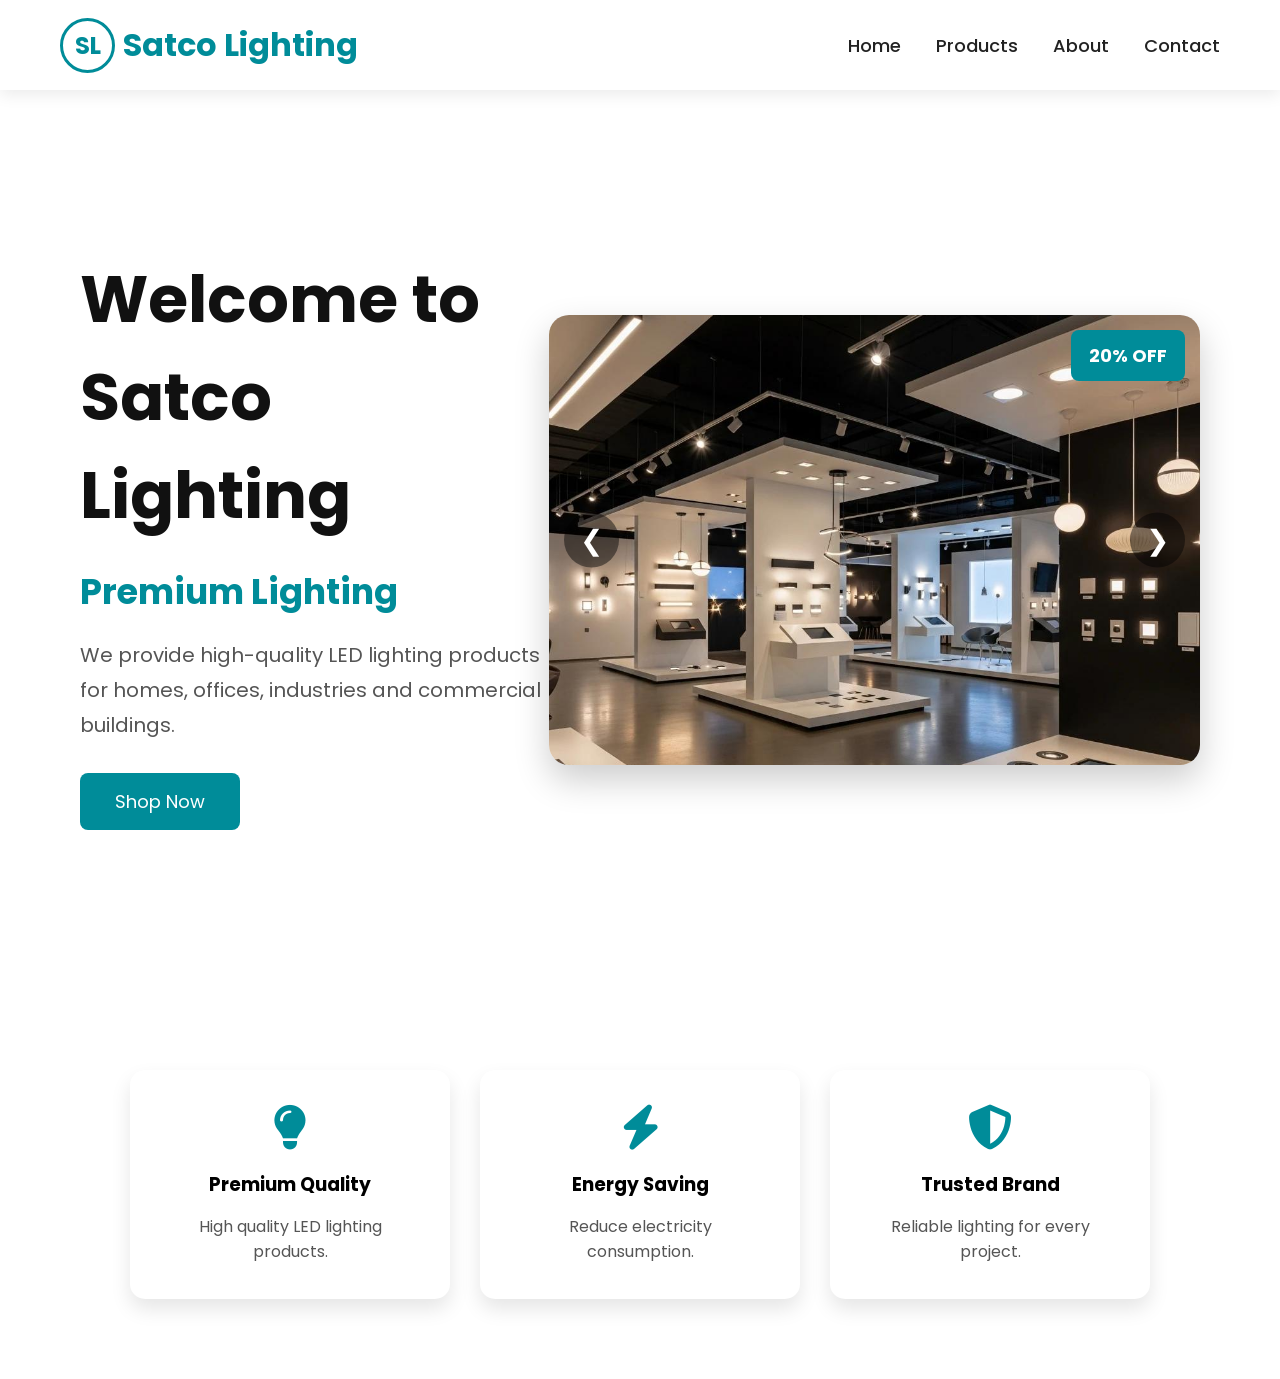
<file: index.html>
<!DOCTYPE html>
<html lang="en">
<head>
    <meta charset="UTF-8">
    <meta name="viewport" content="width=device-width, initial-scale=1.0">
    <title>Satco Lighting</title>

    <link rel="stylesheet" href="back.css">
    <link href="https://fonts.googleapis.com/css2?family=Poppins:wght@300;400;600;700&display=swap" rel="stylesheet">

    <!-- Font Awesome -->
    <link rel="stylesheet"
    href="https://cdnjs.cloudflare.com/ajax/libs/font-awesome/6.6.0/css/all.min.css">
</head>

<body>

<!-- ================= NAVBAR ================= -->

<nav>

    <div class="logo">

        <div class="logo-circle">
            SL
        </div>

        <h2>Satco Lighting</h2>

    </div>

    <ul>

        <li><a href="#">Home</a></li>
        <li><a href="products.html">Products</a></li>
        <li><a href="about.html">About</a></li>
        <li><a href="contact.html">Contact</a></li>

    </ul>

</nav>

<!-- ================= HERO ================= -->

<section class="hero">

<div class="content">

<h1>Welcome to Satco Lighting</h1>

<h3>Premium Lighting </h3>

<p>

We provide high-quality LED lighting
products for homes, offices,
industries and commercial buildings.

</p>

<a href="products.html">

<button>

Shop Now

</button>

</a>

</div>

<!-- Slider -->

<div class="slider">

<button class="prev" onclick="prevSlide()">

&#10094;

</button>

<img id="slide" src="slide1.jpg">

<div class="offer">

20% OFF

</div>

<button class="next" onclick="nextSlide()">

&#10095;

</button>

</div>

</section>

<!-- ================= FEATURES ================= -->

<section class="features">

<div class="box">

<i class="fa-solid fa-lightbulb"></i>

<h3>Premium Quality</h3>

<p>High quality LED lighting products.</p>

</div>

<div class="box">

<i class="fa-solid fa-bolt"></i>

<h3>Energy Saving</h3>

<p>Reduce electricity consumption.</p>

</div>

<div class="box">

<i class="fa-solid fa-shield-halved"></i>

<h3>Trusted Brand</h3>

<p>Reliable lighting for every project.</p>

</div>

</section>
<script src="script.js"></script>
</body>
</html>
</file>
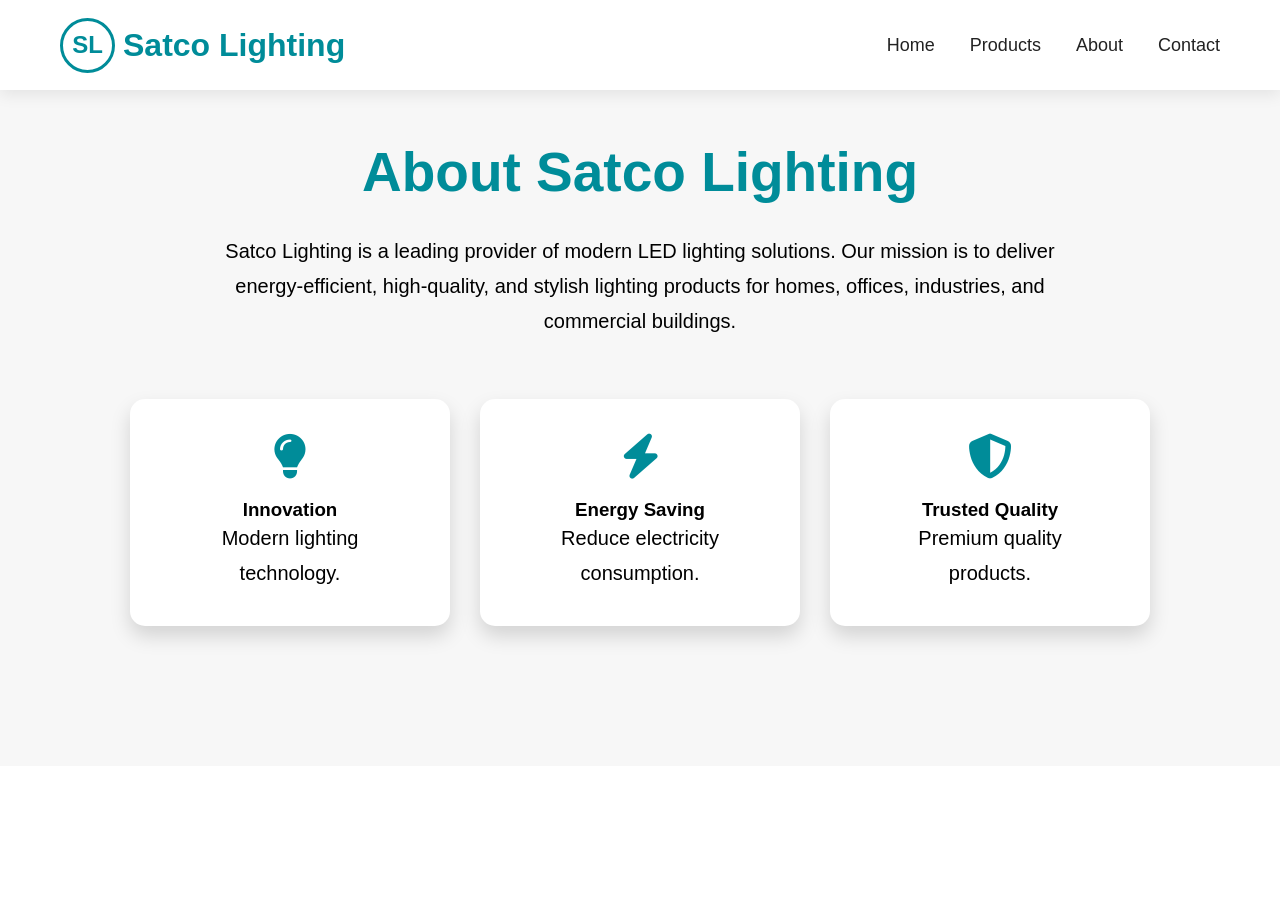
<file: about.html>
<!DOCTYPE html>
<html lang="en">
<head>
<meta charset="UTF-8">
<meta name="viewport" content="width=device-width, initial-scale=1.0">
<title>About</title>

<link rel="stylesheet" href="back.css">

<link rel="stylesheet"
href="https://cdnjs.cloudflare.com/ajax/libs/font-awesome/6.6.0/css/all.min.css">

</head>

<body>

<nav>

<div class="logo">

<div class="logo-circle">SL</div>

<h2>Satco Lighting</h2>

</div>

<ul>

<li><a href="index.html">Home</a></li>

<li><a href="products.html">Products</a></li>

<li><a href="about.html">About</a></li>

<li><a href="contact.html">Contact</a></li>

</ul>

</nav>

<section class="about">

<div class="about-content">

<h1>About Satco Lighting</h1>

<p>

Satco Lighting is a leading provider of modern LED lighting
solutions. Our mission is to deliver energy-efficient,
high-quality, and stylish lighting products for homes,
offices, industries, and commercial buildings.

</p>

<div class="about-box">

<div class="card">

<i class="fa-solid fa-lightbulb"></i>

<h3>Innovation</h3>

<p>Modern lighting technology.</p>

</div>

<div class="card">

<i class="fa-solid fa-bolt"></i>

<h3>Energy Saving</h3>

<p>Reduce electricity consumption.</p>

</div>

<div class="card">

<i class="fa-solid fa-shield-halved"></i>

<h3>Trusted Quality</h3>

<p>Premium quality products.</p>

</div>

</div>

</div>

</section>


</body>
</html>
</file>
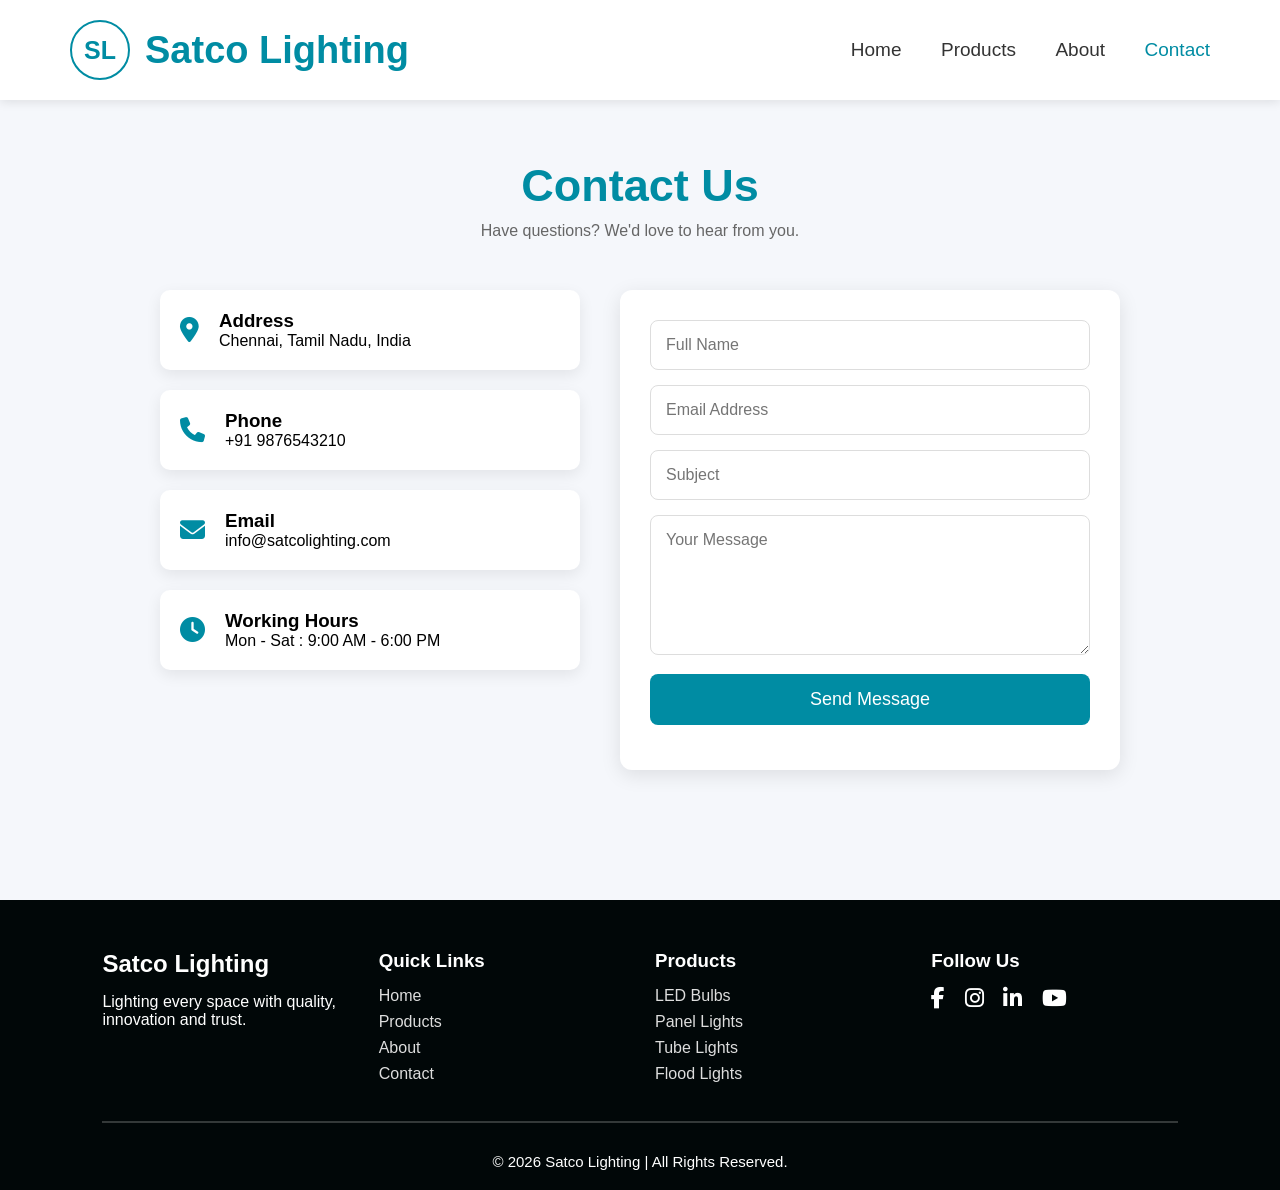
<file: contact.html>
<!DOCTYPE html>
<html lang="en">
<head>
<meta charset="UTF-8">
<meta name="viewport" content="width=device-width, initial-scale=1.0">
<title>Contact Us | Satco Lighting</title>

<link rel="stylesheet" href="contact.css">

<link rel="stylesheet"
href="https://cdnjs.cloudflare.com/ajax/libs/font-awesome/6.6.0/css/all.min.css">

</head>
<body>

<!-- Header -->

<header>

<div class="logo">

<div class="circle">SL</div>

<h2>Satco Lighting</h2>

</div>

<nav>

<a href="index.html">Home</a>
<a href="products.html">Products</a>
<a href="about.html">About</a>
<a href="contact.html" class="active">Contact</a>

</nav>

</header>

<!-- Contact -->

<section class="contact">

<div class="title">

<h1>Contact Us</h1>

<p>Have questions? We'd love to hear from you.</p>

</div>

<div class="contact-box">

<div class="left">

<div class="card">

<i class="fa-solid fa-location-dot"></i>

<div>

<h3>Address</h3>

<p>Chennai, Tamil Nadu, India</p>

</div>

</div>

<div class="card">

<i class="fa-solid fa-phone"></i>

<div>

<h3>Phone</h3>

<p>+91 9876543210</p>

</div>

</div>

<div class="card">

<i class="fa-solid fa-envelope"></i>

<div>

<h3>Email</h3>

<p>info@satcolighting.com</p>

</div>

</div>

<div class="card">

<i class="fa-solid fa-clock"></i>

<div>

<h3>Working Hours</h3>

<p>Mon - Sat : 9:00 AM - 6:00 PM</p>

</div>

</div>

</div>

<div class="right">

<form id="contactForm">

<input type="text" placeholder="Full Name" id="name">

<input type="email" placeholder="Email Address" id="email">

<input type="text" placeholder="Subject" id="subject">

<textarea rows="6" placeholder="Your Message" id="message"></textarea>

<button type="submit">Send Message</button>

<p id="success"></p>

</form>

</div>

</div>

</section>

<!-- Footer -->

<footer>

<div class="footer">

<div>

<h2>Satco Lighting</h2>

<p>Lighting every space with quality, innovation and trust.</p>

</div>

<div>

<h3>Quick Links</h3>

<a href="#">Home</a>

<a href="#">Products</a>

<a href="#">About</a>

<a href="#">Contact</a>

</div>

<div>

<h3>Products</h3>

<a href="#">LED Bulbs</a>

<a href="#">Panel Lights</a>

<a href="#">Tube Lights</a>

<a href="#">Flood Lights</a>

</div>

<div>

<h3>Follow Us</h3>

<div class="social">

<i class="fab fa-facebook-f"></i>

<i class="fab fa-instagram"></i>

<i class="fab fa-linkedin-in"></i>

<i class="fab fa-youtube"></i>

</div>

</div>

</div>

<hr>

<p class="copy">
© 2026 Satco Lighting | All Rights Reserved.
</p>

</footer>

<script src="contact.js"></script>

</body>
</html>
</file>
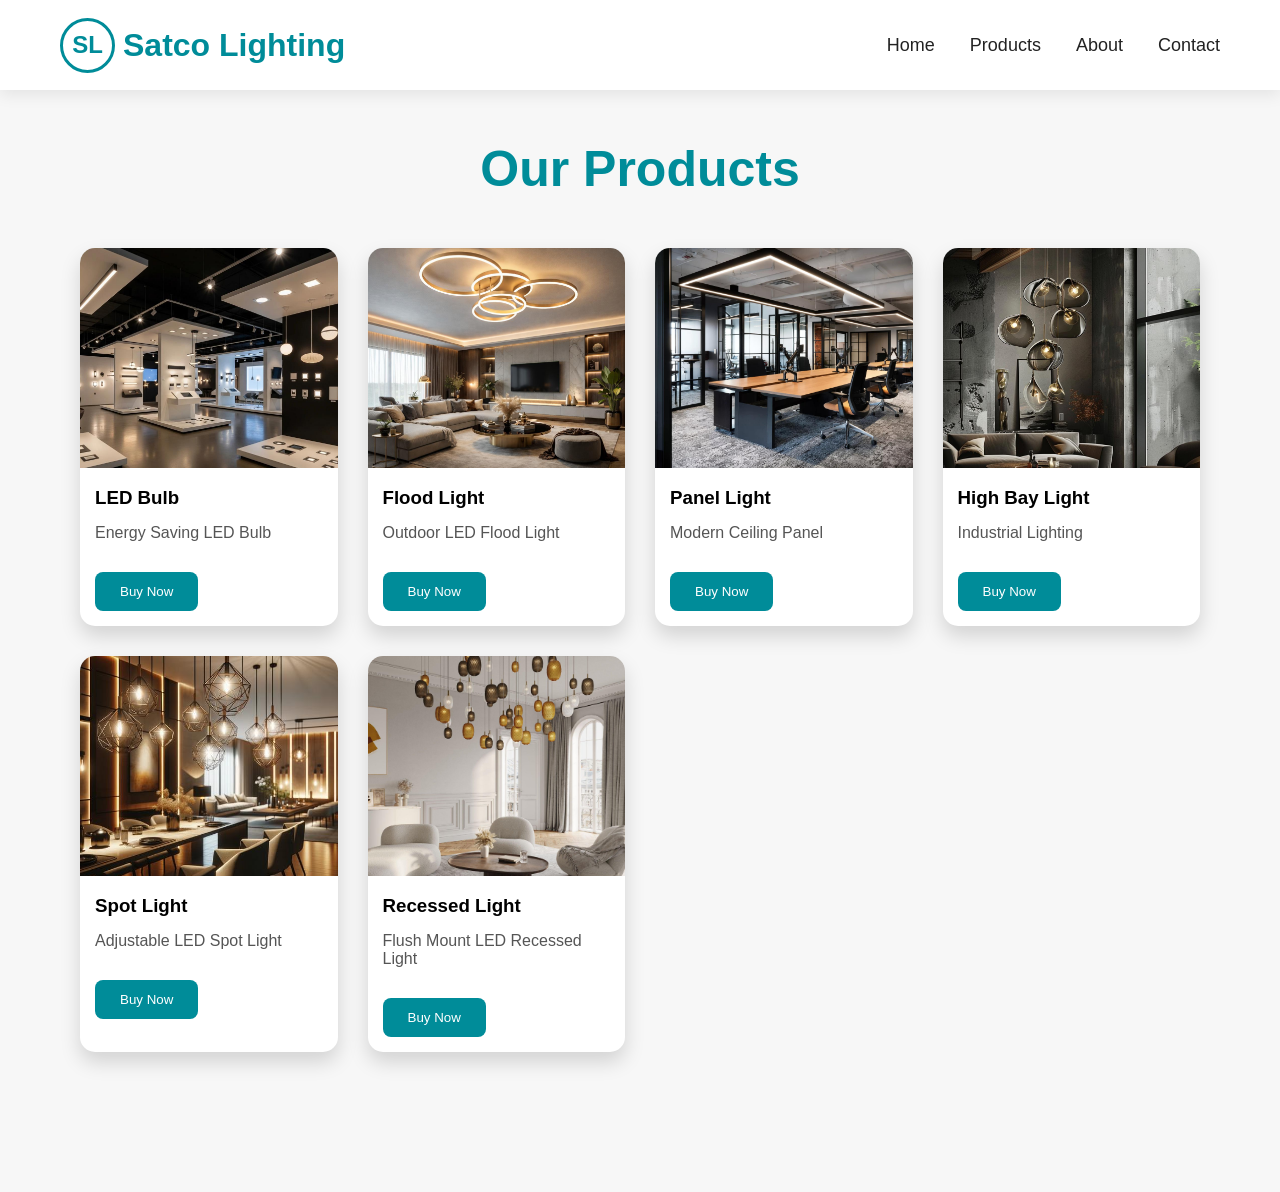
<file: products.html>
<!DOCTYPE html>
<html lang="en">

<head>

<meta charset="UTF-8">

<meta name="viewport" content="width=device-width, initial-scale=1.0">

<title>Products</title>

<link rel="stylesheet" href="back.css">

<link rel="stylesheet"
href="https://cdnjs.cloudflare.com/ajax/libs/font-awesome/6.6.0/css/all.min.css">
</head>
<body>
<nav>
<div class="logo">
<div class="logo-circle">
SL
</div>
<h2>Satco Lighting</h2>
</div>
<ul>
<li><a href="index.html">Home</a></li>
<li><a href="products.html">Products</a></li>
<li><a href="about.html">About</a></li>
<li><a href="contact.html">Contact</a></li>
</ul>
</nav>
<section class="products">
<h1>Our Products</h1>
<div class="product-container">
<div class="product-card">
<img src="slide1.jpg">
<h3>LED Bulb</h3>
<p>Energy Saving LED Bulb</p>
<button>Buy Now</button>
</div>

<div class="product-card">
<img src="slide2.jpg">
<h3>Flood Light</h3>
<p>Outdoor LED Flood Light</p>
<button>Buy Now</button>
</div>

<div class="product-card">
<img src="slide3.jpg">
<h3>Panel Light</h3>
<p>Modern Ceiling Panel</p>
<button>Buy Now</button>
</div>

<div class="product-card">
<img src="slide4.jpg">
<h3>High Bay Light</h3>
<p>Industrial Lighting</p>
<button>Buy Now</button>
</div>

<div class="product-card">
<img src="slide5.jpg">
<h3>Spot Light</h3>
<p>Adjustable LED Spot Light</p>
<button>Buy Now</button>
</div>

<div class="product-card">
<img src="slide6.jpg">
<h3>Recessed Light</h3>
<p>Flush Mount LED Recessed Light</p>
<button>Buy Now</button>
</div>
</section>      
</body>
</html>
</file>
<file: back.css>
*{
    margin:0;
    padding:0;
    box-sizing:border-box;
    font-family:'Poppins',sans-serif;
}
html{
    scroll-behavior:smooth;
}
body{
    background-image: url("https://images.openai.com/static-rsc-4/ODvC-ERh1XqCTA-tdFCiO4ao4Kj13s1nmLYeNk9GVZVFRtSZ5WHa5KbkNUneTAa3gNjtJPFjZRpOA0WqSKpKFJEW_UgYallwQziA3O27T353OhdfLihIZiVcieoV8XmPHOSKwbOXJ0anWzH2ypEZ9TKabrXmhdJHAZjYK2c9nvQiJvuOq0x7-X59zuIgcg1o?purpose=fullsize");
}
nav{
    width:100%;
    height:90px;
    background:#fff;
    display:flex;
    justify-content:space-between;
    align-items:center;
    padding:0 60px;
    position:fixed;
    top:0;
    left:0;
    z-index:1000;
    box-shadow:0 5px 15px rgba(0,0,0,.08);
}
.logo{
    display:flex;
    align-items:center;
    gap:8px;
}
.logo-circle{
    width:55px;
    height:55px;
    border:3px solid #008c99;
    border-radius:50%;
    display:flex;
    justify-content:center;
    align-items:center;
    font-size:24px;
    font-weight:700;
    color:#008c99;
    transition:.3s;
}
.logo-circle:hover{
    background:#008c99;
    color:#fff;
}
.logo h2{
    font-size:32px;
    color:#008c99;
    font-weight:700;
}
nav ul{
    display:flex;
    list-style:none;
    gap:35px;
}
nav ul li a{
    text-decoration:none;
    color:#222;
    font-size:18px;
    font-weight:500;
    transition:.3s;
    position:relative;
}
nav ul li a::after{
    content:"";
    width:0;
    height:3px;
    background:#008c99;
    position:absolute;
    left:0;
    bottom:-8px;
    transition:.3s;
}
nav ul li a:hover{
    color:#008c99;
}
nav ul li a:hover::after{
    width:100%;
}
.hero{
    margin-top:90px;
    min-height:100vh;
    display:flex;
    justify-content:space-between;
    align-items:center;
    padding:80px;
}
.content{
    width:45%;
}
.content h1{
    font-size:65px;
    color:#111;
}
.content h3{
    font-size:35px;
    color:#008c99;
    margin:20px 0;
}
.content p{
    font-size:20px;
    color:#555;
    line-height:35px;
}
.content button{
    margin-top:30px;
    padding:15px 35px;
    border:none;
    background:#008c99;
    color:white;
    font-size:18px;
    border-radius:8px;
    cursor:pointer;
    transition:.3s;
}
.content button:hover{
    background:#006d77;
    transform:translateY(-3px);
}
.slider{
    width:700px;
    height:450px;
    position:relative;
    border-radius:20px;
    overflow:hidden;
    box-shadow:0 15px 35px rgba(0,0,0,.2);
}
.slider img{
    width:100%;
    height:100%;
    object-fit:cover;
}
.prev,
.next{
    position:absolute;
    top:50%;
    transform:translateY(-50%);
    width:55px;
    height:55px;
    border:none;
    border-radius:50%;
    background:rgba(0,0,0,.45);
    color:white;
    font-size:28px;
    cursor:pointer;
    transition:.3s;
}
.prev{
    left:15px;
}
.next{
    right:15px;
}
.prev:hover,
.next:hover{
    background:#008c99;
}
.offer{
    position:absolute;
    top:15px;
    right:15px;
    background:#008c99;
    color:white;
    padding:12px 18px;
    border-radius:8px;
    font-size:18px;
    font-weight:bold;
}
.features{
    display:flex;
    justify-content:center;
    gap:30px;
    padding:80px;
}
.box{
    width:320px;
    background:white;
    padding:35px;
    text-align:center;
    border-radius:15px;
    box-shadow:0 10px 20px rgba(0,0,0,.1);
    transition:.3s;
}
.box:hover{
    transform:translateY(-10px);
}
.box i{
    font-size:45px;
    color:#008c99;
    margin-bottom:20px;
}
.box h3{
    margin-bottom:15px;
}
.box p{
    color:#555;
}
.about{
padding:140px 80px;
background:#f7f7f7;
}
.about-content{
text-align:center;
}
.about-content h1{
font-size:55px;
color:#008c99;
margin-bottom:30px;
}
.about-content p{
font-size:20px;
line-height:35px;
width:80%;
margin:auto;
}
.about-box{
display:flex;
justify-content:center;
gap:30px;
margin-top:60px;
}
.card{
background:white;
padding:35px;
width:320px;
border-radius:15px;
box-shadow:0 10px 20px rgba(0,0,0,.15);
transition:.3s;
}
.card:hover{
transform:translateY(-10px);
}
.card i{
font-size:45px;
color:#008c99;
margin-bottom:20px;
}
.contact{
padding:140px 80px;
text-align:center;
}
.contact h1{
font-size:55px;
margin-bottom:40px;
color:#008c99;
}
form{
width:600px;
margin:auto;
display:flex;
flex-direction:column;
gap:20px;
}
input,textarea{
padding:18px;
font-size:18px;
border:1px solid #ccc;
border-radius:8px;
}
textarea{
height:180px;
resize:none;
}
form button{
padding:16px;
background:#008c99;
color:white;
font-size:20px;
border:none;
border-radius:8px;
cursor:pointer;
}
form button:hover{
background:#006d77;
}
.products{
padding:140px 80px;
background:#f7f7f7;
}
.products h1{
text-align:center;
font-size:50px;
margin-bottom:50px;
color:#008c99;
}
.product-container{
display:grid;
grid-template-columns:repeat(4,1fr);
gap:30px;
}
.product-card{
background:white;
border-radius:15px;
overflow:hidden;
box-shadow:0 10px 20px rgba(0,0,0,.15);
transition:.3s;
}
.product-card:hover{
transform:translateY(-10px);
}
.product-card img{
width:100%;
height:220px;
object-fit:cover;
}
.product-card h3{
padding:15px;
}
.product-card p{
padding:0 15px 15px;
color:#555;
}
.product-card button{
margin:15px;
padding:12px 25px;
border:none;
background:#008c99;
color:white;
border-radius:8px;
cursor:pointer;
}
.product-card button:hover{
background:#006d77;
}
.footer{
background:#111;
color:white;
padding:60px 80px 30px;
margin-top:60px;
}
.footer-container{
display:flex;
justify-content:space-between;
flex-wrap:wrap;
gap:40px;
}
.footer-box{
width:300px;
}
.footer-box h2,
.footer-box h3{
margin-bottom:20px;
color:#00b8c9;
}
.footer-box p{
line-height:28px;
color:#ddd;
}
.footer-box a{
display:block;
color:#ddd;
text-decoration:none;
margin:10px 0;
transition:.3s;
}
.footer-box a:hover{
color:#00b8c9;
padding-left:8px;
}
.social{
margin-top:30px;
text-align:center;
}
.social i{
font-size:28px;
margin:0 15px;
cursor:pointer;
transition:.3s;
}
.social i:hover{
color:#00b8c9;
transform:scale(1.2);
}
.copy{
margin-top:25px;
text-align:center;
color:#aaa;
}
</file>
<file: contact.css>
*{
margin:0;
padding:0;
box-sizing:border-box;
font-family:Arial,sans-serif;
}

body{
background:#f5f7fb;
}

header{
display:flex;
justify-content:space-between;
align-items:center;
padding:20px 70px;
background:#fff;
box-shadow:0 2px 10px rgba(0,0,0,.1);
}

.logo{
display:flex;
align-items:center;
}

.circle{
width:60px;
height:60px;
border:2px solid #008ca3;
border-radius:50%;
display:flex;
align-items:center;
justify-content:center;
font-weight:bold;
font-size:25px;
color:#008ca3;
margin-right:15px;
}

.logo h2{
color:#008ca3;
font-size:38px;
}

nav a{
margin-left:35px;
text-decoration:none;
color:#333;
font-size:19px;
}

nav a:hover,
.active{
color:#008ca3;
}

.contact{
padding:60px 8%;
}

.title{
text-align:center;
margin-bottom:50px;
}

.title h1{
font-size:45px;
color:#008ca3;
}

.title p{
margin-top:10px;
color:#666;
}

.contact-box{
display:flex;
gap:40px;
flex-wrap:wrap;
justify-content:center;
}

.left{
width:420px;
}

.card{
display:flex;
align-items:center;
background:#fff;
padding:20px;
margin-bottom:20px;
border-radius:10px;
box-shadow:0 5px 15px rgba(0,0,0,.08);
transition:.3s;
}

.card:hover{
transform:translateY(-5px);
}

.card i{
font-size:25px;
color:#008ca3;
margin-right:20px;
}

.right{
background:#fff;
padding:30px;
width:500px;
border-radius:12px;
box-shadow:0 5px 20px rgba(0,0,0,.1);
}

input,
textarea{
width:100%;
padding:15px;
margin-bottom:15px;
border:1px solid #ddd;
border-radius:8px;
font-size:16px;
}

button{
width:100%;
padding:15px;
background:#008ca3;
color:#fff;
border:none;
border-radius:8px;
font-size:18px;
cursor:pointer;
}

button:hover{
background:#006d7f;
}

#success{
margin-top:15px;
text-align:center;
color:green;
font-weight:bold;
}

footer{
background:#010708;
color:#fff;
padding:50px 8% 20px;
margin-top:70px;
}

.footer{
display:grid;
grid-template-columns:repeat(auto-fit,minmax(220px,1fr));
gap:30px;
}

.footer h3,
.footer h2{
margin-bottom:15px;
}

.footer a{
display:block;
text-decoration:none;
color:#ddd;
margin:8px 0;
}

.footer a:hover{
color:#00d5ff;
}

.social i{
font-size:22px;
margin-right:15px;
cursor:pointer;
transition:.3s;
}

.social i:hover{
color:#00d5ff;
}

hr{
margin:30px 0;
border:1px solid rgba(255,255,255,.2);
}

.copy{
text-align:center;
font-size:15px;
}
</file>
